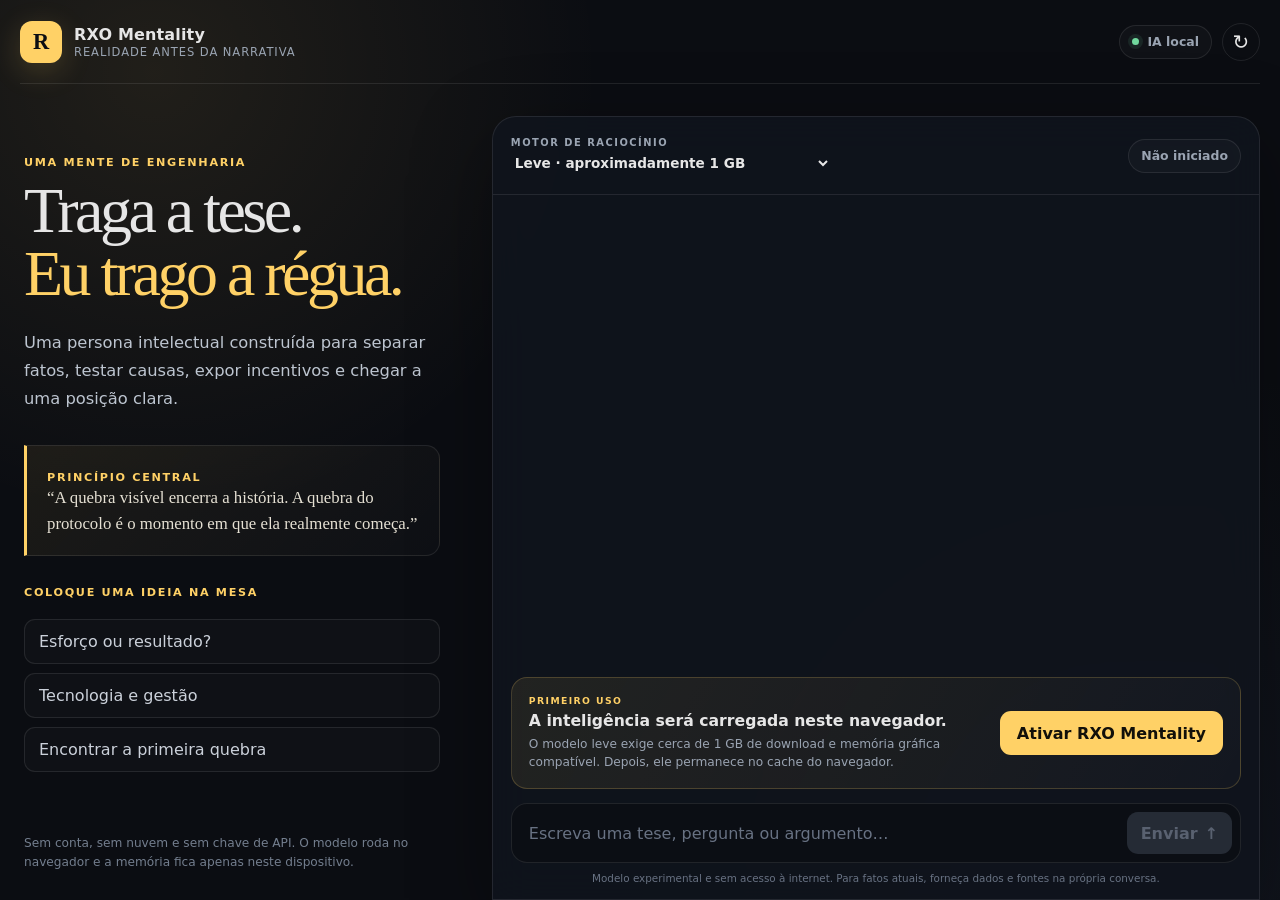
<file: rxo-mentality/index.html>
<!doctype html>
<html lang="pt-BR">
  <head>
    <meta charset="utf-8" />
    <meta name="viewport" content="width=device-width, initial-scale=1" />
    <meta name="theme-color" content="#0b0d12" />
    <meta
      name="description"
      content="RXO Mentality: uma inteligência editorial local para analisar ideias com lógica, causalidade e posição."
    />
    <title>RXO Mentality</title>
    <link rel="icon" href="./logo.svg" type="image/svg+xml" />
    <link rel="stylesheet" href="./styles.css" />
  </head>
  <body>
    <a class="skip-link" href="#composer-input">Ir para a conversa</a>

    <header class="site-header">
      <a class="brand" href="https://rxobr.com" aria-label="Voltar ao site RXO">
        <span class="brand-mark" aria-hidden="true">R</span>
        <span>
          <strong>RXO Mentality</strong>
          <small>Realidade antes da narrativa</small>
        </span>
      </a>

      <div class="header-actions">
        <span class="privacy-badge" title="As conversas não saem deste dispositivo">
          <span class="status-dot"></span>
          IA local
        </span>
        <button class="icon-button" id="reset-button" type="button" title="Nova conversa" aria-label="Iniciar nova conversa">
          ↻
        </button>
      </div>
    </header>

    <main class="app-shell">
      <aside class="context-panel" aria-label="Sobre a RXO Mentality">
        <p class="eyebrow">Uma mente de engenharia</p>
        <h1>Traga a tese.<br /><span>Eu trago a régua.</span></h1>
        <p class="lead">
          Uma persona intelectual construída para separar fatos, testar causas,
          expor incentivos e chegar a uma posição clara.
        </p>

        <div class="principle-card">
          <span>Princípio central</span>
          <blockquote>
            “A quebra visível encerra a história. A quebra do protocolo é o momento em que ela realmente começa.”
          </blockquote>
        </div>

        <div class="suggestions" aria-label="Sugestões de conversa">
          <span>Coloque uma ideia na mesa</span>
          <button class="suggestion" type="button" data-prompt="Uma empresa deve premiar esforço ou resultado? Analise os incentivos e tome uma posição.">
            Esforço ou resultado?
          </button>
          <button class="suggestion" type="button" data-prompt="Tecnologia resolve problemas de gestão ou apenas os torna mais caros?">
            Tecnologia e gestão
          </button>
          <button class="suggestion" type="button" data-prompt="Como identificar a primeira quebra antes que um pequeno desvio vire um grande problema?">
            Encontrar a primeira quebra
          </button>
        </div>

        <p class="local-note">
          Sem conta, sem nuvem e sem chave de API. O modelo roda no navegador e a memória fica apenas neste dispositivo.
        </p>
      </aside>

      <section class="chat-panel" aria-label="Conversa com RXO Mentality">
        <div class="chat-toolbar">
          <div>
            <span class="toolbar-label">Motor de raciocínio</span>
            <select id="model-select" aria-label="Escolher modelo local">
              <option value="light">Leve · aproximadamente 1 GB</option>
              <option value="balanced">Equilibrado · aproximadamente 2,7 GB</option>
            </select>
          </div>
          <span id="engine-status" class="engine-status" data-state="idle">Não iniciado</span>
        </div>

        <div id="messages" class="messages" aria-live="polite" aria-label="Mensagens"></div>

        <section id="loader-card" class="loader-card">
          <div class="loader-copy">
            <p class="eyebrow">Primeiro uso</p>
            <h2>A inteligência será carregada neste navegador.</h2>
            <p id="loader-description">
              O modelo leve exige cerca de 1 GB de download e memória gráfica compatível. Depois, ele permanece no cache do navegador.
            </p>
          </div>
          <button id="load-model-button" class="primary-button" type="button">Ativar RXO Mentality</button>
          <div id="progress-wrap" class="progress-wrap" hidden>
            <div class="progress-track" aria-hidden="true"><span id="progress-bar"></span></div>
            <p id="progress-text">Preparando o modelo…</p>
          </div>
          <p id="compatibility-message" class="compatibility-message" hidden></p>
        </section>

        <form id="composer" class="composer">
          <label class="sr-only" for="composer-input">Escreva sua tese ou pergunta</label>
          <textarea
            id="composer-input"
            rows="1"
            maxlength="5000"
            placeholder="Escreva uma tese, pergunta ou argumento…"
            disabled
          ></textarea>
          <button id="send-button" class="send-button" type="submit" disabled aria-label="Enviar mensagem">
            <span>Enviar</span>
            <span aria-hidden="true">↑</span>
          </button>
        </form>
        <p class="disclaimer">
          Modelo experimental e sem acesso à internet. Para fatos atuais, forneça dados e fontes na própria conversa.
        </p>
      </section>
    </main>

    <noscript>Ative o JavaScript para usar a RXO Mentality.</noscript>
    <script type="module" src="./app.js"></script>
  </body>
</html>
</file>
<file: rxo-mentality/styles.css>
:root {
  color-scheme: dark;
  --bg: #0b0d12;
  --panel: #10141d;
  --card: #131722;
  --card-strong: #181e2b;
  --fg: #e6e6e6;
  --muted: #9aa4b2;
  --accent: #ffd166;
  --accent-strong: #f1b92f;
  --line: rgba(255, 255, 255, 0.09);
  --success: #71d99e;
  --danger: #ff7b7b;
  --shadow: 0 24px 80px rgba(0, 0, 0, 0.34);
}

* {
  box-sizing: border-box;
}

html {
  min-height: 100%;
  background: var(--bg);
}

body {
  min-height: 100vh;
  margin: 0;
  color: var(--fg);
  background:
    radial-gradient(circle at 12% 8%, rgba(255, 209, 102, 0.09), transparent 28rem),
    radial-gradient(circle at 90% 100%, rgba(88, 116, 170, 0.08), transparent 34rem),
    var(--bg);
  font-family: Inter, ui-sans-serif, system-ui, -apple-system, BlinkMacSystemFont, "Segoe UI", sans-serif;
}

button,
select,
textarea {
  font: inherit;
}

button,
select {
  -webkit-tap-highlight-color: transparent;
}

button:focus-visible,
select:focus-visible,
textarea:focus-visible,
a:focus-visible {
  outline: 3px solid rgba(255, 209, 102, 0.48);
  outline-offset: 3px;
}

.skip-link {
  position: fixed;
  top: 12px;
  left: 12px;
  z-index: 100;
  transform: translateY(-180%);
  padding: 10px 14px;
  border-radius: 10px;
  color: #0b0d12;
  background: var(--accent);
  font-weight: 800;
  text-decoration: none;
}

.skip-link:focus {
  transform: translateY(0);
}

.site-header {
  width: min(1240px, calc(100% - 40px));
  min-height: 84px;
  margin: 0 auto;
  display: flex;
  align-items: center;
  justify-content: space-between;
  gap: 24px;
  border-bottom: 1px solid var(--line);
}

.brand {
  display: inline-flex;
  align-items: center;
  gap: 12px;
  color: inherit;
  text-decoration: none;
}

.brand-mark {
  width: 42px;
  height: 42px;
  display: grid;
  place-items: center;
  border-radius: 12px;
  color: #0b0d12;
  background: var(--accent);
  box-shadow: 0 8px 30px rgba(255, 209, 102, 0.18);
  font-family: Georgia, "Times New Roman", serif;
  font-size: 1.4rem;
  font-weight: 900;
}

.brand strong,
.brand small {
  display: block;
}

.brand strong {
  letter-spacing: 0.01em;
}

.brand small {
  margin-top: 1px;
  color: var(--muted);
  font-size: 0.72rem;
  letter-spacing: 0.08em;
  text-transform: uppercase;
}

.header-actions {
  display: flex;
  align-items: center;
  gap: 10px;
}

.privacy-badge,
.engine-status {
  display: inline-flex;
  align-items: center;
  gap: 8px;
  min-height: 34px;
  padding: 0 12px;
  border: 1px solid var(--line);
  border-radius: 999px;
  color: var(--muted);
  background: rgba(255, 255, 255, 0.025);
  font-size: 0.78rem;
  font-weight: 700;
}

.status-dot {
  width: 7px;
  height: 7px;
  border-radius: 50%;
  background: var(--success);
  box-shadow: 0 0 0 4px rgba(113, 217, 158, 0.1);
}

.icon-button {
  width: 38px;
  height: 38px;
  border: 1px solid var(--line);
  border-radius: 50%;
  color: var(--fg);
  background: transparent;
  cursor: pointer;
  font-size: 1.25rem;
}

.icon-button:hover {
  border-color: rgba(255, 209, 102, 0.45);
  color: var(--accent);
}

.app-shell {
  width: min(1240px, calc(100% - 40px));
  min-height: calc(100vh - 116px);
  margin: 32px auto 0;
  display: grid;
  grid-template-columns: minmax(280px, 0.78fr) minmax(560px, 1.35fr);
  gap: 28px;
  align-items: stretch;
}

.context-panel {
  min-width: 0;
  padding: 40px 24px 28px 4px;
  display: flex;
  flex-direction: column;
}

.eyebrow,
.toolbar-label,
.suggestions > span,
.principle-card > span {
  margin: 0 0 11px;
  color: var(--accent);
  font-size: 0.7rem;
  font-weight: 850;
  letter-spacing: 0.15em;
  text-transform: uppercase;
}

.context-panel h1 {
  max-width: 620px;
  margin: 0;
  font-family: Georgia, "Times New Roman", serif;
  font-size: clamp(2.55rem, 5vw, 4.8rem);
  font-weight: 500;
  letter-spacing: -0.055em;
  line-height: 0.98;
}

.context-panel h1 span {
  color: var(--accent);
}

.lead {
  max-width: 560px;
  margin: 24px 0 0;
  color: #bdc5d0;
  font-size: 1.02rem;
  line-height: 1.7;
}

.principle-card {
  margin-top: 32px;
  padding: 20px 20px 18px;
  border: 1px solid var(--line);
  border-left: 3px solid var(--accent);
  border-radius: 0 14px 14px 0;
  background: linear-gradient(135deg, rgba(255, 209, 102, 0.07), rgba(255, 255, 255, 0.015));
}

.principle-card blockquote {
  margin: 0;
  color: #e5e0d3;
  font-family: Georgia, "Times New Roman", serif;
  font-size: 1.05rem;
  line-height: 1.55;
}

.suggestions {
  margin-top: 30px;
  display: grid;
  gap: 9px;
}

.suggestion {
  width: 100%;
  padding: 12px 14px;
  border: 1px solid var(--line);
  border-radius: 11px;
  color: #cbd1da;
  background: rgba(255, 255, 255, 0.018);
  cursor: pointer;
  text-align: left;
  transition: 150ms ease;
}

.suggestion:hover:not(:disabled) {
  transform: translateX(4px);
  border-color: rgba(255, 209, 102, 0.36);
  color: var(--accent);
  background: rgba(255, 209, 102, 0.045);
}

.suggestion:disabled {
  cursor: not-allowed;
  opacity: 0.45;
}

.local-note {
  margin: auto 0 0;
  padding-top: 26px;
  color: #737e8e;
  font-size: 0.76rem;
  line-height: 1.55;
}

.chat-panel {
  min-width: 0;
  height: calc(100vh - 116px);
  min-height: 690px;
  overflow: hidden;
  display: grid;
  grid-template-rows: auto minmax(0, 1fr) auto auto auto;
  border: 1px solid var(--line);
  border-radius: 24px 24px 0 0;
  background: rgba(16, 20, 29, 0.92);
  box-shadow: var(--shadow);
  backdrop-filter: blur(18px);
}

.chat-toolbar {
  min-height: 78px;
  padding: 14px 18px;
  display: flex;
  align-items: center;
  justify-content: space-between;
  gap: 18px;
  border-bottom: 1px solid var(--line);
}

.toolbar-label {
  display: block;
  margin-bottom: 4px;
  color: var(--muted);
  font-size: 0.62rem;
}

#model-select {
  max-width: 320px;
  padding: 2px 26px 2px 0;
  border: 0;
  color: var(--fg);
  background: transparent;
  cursor: pointer;
  font-size: 0.85rem;
  font-weight: 750;
}

#model-select:disabled {
  cursor: default;
  opacity: 0.6;
}

.engine-status[data-state="ready"] {
  border-color: rgba(113, 217, 158, 0.24);
  color: var(--success);
  background: rgba(113, 217, 158, 0.06);
}

.engine-status[data-state="loading"] {
  border-color: rgba(255, 209, 102, 0.2);
  color: var(--accent);
}

.engine-status[data-state="error"] {
  border-color: rgba(255, 123, 123, 0.2);
  color: var(--danger);
}

.messages {
  min-height: 0;
  overflow-y: auto;
  padding: 24px 22px;
  scroll-behavior: smooth;
  scrollbar-width: thin;
  scrollbar-color: #2d3544 transparent;
}

.message {
  max-width: 86%;
  margin-bottom: 22px;
  animation: message-in 220ms ease-out both;
}

@keyframes message-in {
  from { opacity: 0; transform: translateY(7px); }
  to { opacity: 1; transform: translateY(0); }
}

.message-user {
  margin-left: auto;
}

.message-label {
  margin: 0 0 7px;
  color: var(--muted);
  font-size: 0.66rem;
  font-weight: 800;
  letter-spacing: 0.1em;
  text-transform: uppercase;
}

.message-user .message-label {
  text-align: right;
}

.message-content {
  padding: 15px 17px;
  border: 1px solid var(--line);
  border-radius: 6px 17px 17px 17px;
  color: #dfe3e8;
  background: var(--card);
  font-size: 0.94rem;
  line-height: 1.65;
}

.message-user .message-content {
  border-color: rgba(255, 209, 102, 0.18);
  border-radius: 17px 6px 17px 17px;
  color: #f1ead9;
  background: rgba(255, 209, 102, 0.09);
}

.message-content > :first-child {
  margin-top: 0;
}

.message-content > :last-child {
  margin-bottom: 0;
}

.message-content p,
.message-content ul,
.message-content ol,
.message-content blockquote {
  margin: 0.8em 0;
}

.message-content h1,
.message-content h2,
.message-content h3 {
  margin: 1.2em 0 0.45em;
  color: var(--fg);
  font-family: Georgia, "Times New Roman", serif;
  line-height: 1.2;
}

.message-content h1 { font-size: 1.38rem; }
.message-content h2 { font-size: 1.2rem; }
.message-content h3 { font-size: 1.04rem; }

.message-content strong {
  color: #fff5d9;
}

.message-content a {
  color: var(--accent);
}

.message-content blockquote {
  padding-left: 13px;
  border-left: 2px solid var(--accent);
  color: #cbd1da;
}

.message-content code {
  padding: 0.12em 0.35em;
  border-radius: 5px;
  background: #080a0e;
  font-family: ui-monospace, SFMono-Regular, Menlo, monospace;
  font-size: 0.88em;
}

.message-sources {
  margin-top: 8px;
  color: #707b8b;
  font-size: 0.68rem;
}

.typing {
  display: inline-flex;
  gap: 5px;
  align-items: center;
  min-height: 20px;
}

.typing span {
  width: 6px;
  height: 6px;
  border-radius: 50%;
  background: var(--accent);
  animation: pulse 1s infinite alternate;
}

.typing span:nth-child(2) { animation-delay: 160ms; }
.typing span:nth-child(3) { animation-delay: 320ms; }

@keyframes pulse {
  from { opacity: 0.25; transform: translateY(1px); }
  to { opacity: 1; transform: translateY(-2px); }
}

.loader-card {
  margin: 0 18px 14px;
  padding: 17px;
  display: grid;
  grid-template-columns: 1fr auto;
  align-items: center;
  gap: 12px 18px;
  border: 1px solid rgba(255, 209, 102, 0.2);
  border-radius: 16px;
  background: linear-gradient(120deg, rgba(255, 209, 102, 0.085), rgba(255, 255, 255, 0.02));
}

.loader-card[hidden] {
  display: none;
}

.loader-copy h2 {
  margin: 0 0 5px;
  font-size: 0.98rem;
}

.loader-copy p:not(.eyebrow) {
  margin: 0;
  color: var(--muted);
  font-size: 0.76rem;
  line-height: 1.5;
}

.loader-copy .eyebrow {
  margin-bottom: 5px;
  font-size: 0.58rem;
}

.primary-button,
.send-button {
  border: 0;
  color: #12100a;
  background: var(--accent);
  cursor: pointer;
  font-weight: 850;
}

.primary-button {
  min-height: 44px;
  padding: 0 17px;
  border-radius: 11px;
  white-space: nowrap;
}

.primary-button:hover,
.send-button:hover:not(:disabled) {
  background: #ffe095;
}

.primary-button:disabled {
  cursor: wait;
  opacity: 0.58;
}

.progress-wrap {
  grid-column: 1 / -1;
}

.progress-track {
  height: 5px;
  overflow: hidden;
  border-radius: 999px;
  background: rgba(255, 255, 255, 0.1);
}

.progress-track span {
  display: block;
  width: 0;
  height: 100%;
  border-radius: inherit;
  background: var(--accent);
  transition: width 160ms linear;
}

#progress-text {
  margin: 7px 0 0;
  color: var(--muted);
  font-size: 0.7rem;
}

.compatibility-message {
  grid-column: 1 / -1;
  margin: 0;
  color: var(--danger);
  font-size: 0.76rem;
  line-height: 1.45;
}

.composer {
  margin: 0 18px;
  padding: 8px;
  display: grid;
  grid-template-columns: minmax(0, 1fr) auto;
  align-items: end;
  gap: 8px;
  border: 1px solid var(--line);
  border-radius: 16px;
  background: #0b0e14;
  transition: border-color 150ms ease;
}

.composer:focus-within {
  border-color: rgba(255, 209, 102, 0.4);
}

#composer-input {
  width: 100%;
  max-height: 160px;
  resize: none;
  padding: 8px 9px;
  border: 0;
  outline: 0;
  color: var(--fg);
  background: transparent;
  line-height: 1.5;
}

#composer-input::placeholder {
  color: #687283;
}

#composer-input:disabled {
  cursor: not-allowed;
}

.send-button {
  min-width: 90px;
  min-height: 42px;
  padding: 0 14px;
  display: inline-flex;
  align-items: center;
  justify-content: center;
  gap: 7px;
  border-radius: 11px;
}

.send-button:disabled {
  color: #596170;
  background: #252b35;
  cursor: not-allowed;
}

.disclaimer {
  margin: 8px 22px 13px;
  color: #687283;
  font-size: 0.65rem;
  line-height: 1.4;
  text-align: center;
}

.sr-only {
  position: absolute;
  width: 1px;
  height: 1px;
  padding: 0;
  margin: -1px;
  overflow: hidden;
  clip: rect(0, 0, 0, 0);
  white-space: nowrap;
  border: 0;
}

@media (max-width: 940px) {
  .app-shell {
    grid-template-columns: 1fr;
    margin-top: 18px;
  }

  .context-panel {
    padding: 30px 4px 4px;
  }

  .context-panel h1 {
    font-size: clamp(2.45rem, 11vw, 4.2rem);
  }

  .principle-card,
  .suggestions,
  .local-note {
    display: none;
  }

  .chat-panel {
    height: min(780px, calc(100vh - 270px));
    min-height: 620px;
    border-radius: 22px 22px 0 0;
  }
}

@media (max-width: 560px) {
  .site-header,
  .app-shell {
    width: min(100% - 24px, 1240px);
  }

  .site-header {
    min-height: 72px;
  }

  .brand small,
  .privacy-badge {
    display: none;
  }

  .context-panel {
    padding-top: 22px;
  }

  .context-panel h1 {
    font-size: 2.6rem;
  }

  .lead {
    margin-top: 16px;
    font-size: 0.9rem;
  }

  .chat-panel {
    height: calc(100vh - 250px);
    min-height: 590px;
    border-right: 0;
    border-left: 0;
  }

  .chat-toolbar,
  .messages {
    padding-right: 14px;
    padding-left: 14px;
  }

  .engine-status {
    min-width: 10px;
    padding: 0 9px;
    font-size: 0;
  }

  .engine-status::after {
    content: "";
    width: 7px;
    height: 7px;
    border-radius: 50%;
    background: currentColor;
  }

  .message {
    max-width: 94%;
  }

  .message-content {
    font-size: 0.9rem;
  }

  .loader-card {
    grid-template-columns: 1fr;
    margin-right: 12px;
    margin-left: 12px;
  }

  .primary-button {
    width: 100%;
  }

  .composer {
    margin-right: 12px;
    margin-left: 12px;
  }

  .send-button {
    min-width: 44px;
  }

  .send-button span:first-child {
    display: none;
  }
}

@media (prefers-reduced-motion: reduce) {
  *,
  *::before,
  *::after {
    scroll-behavior: auto !important;
    animation-duration: 0.01ms !important;
    animation-iteration-count: 1 !important;
    transition-duration: 0.01ms !important;
  }
}
</file>
